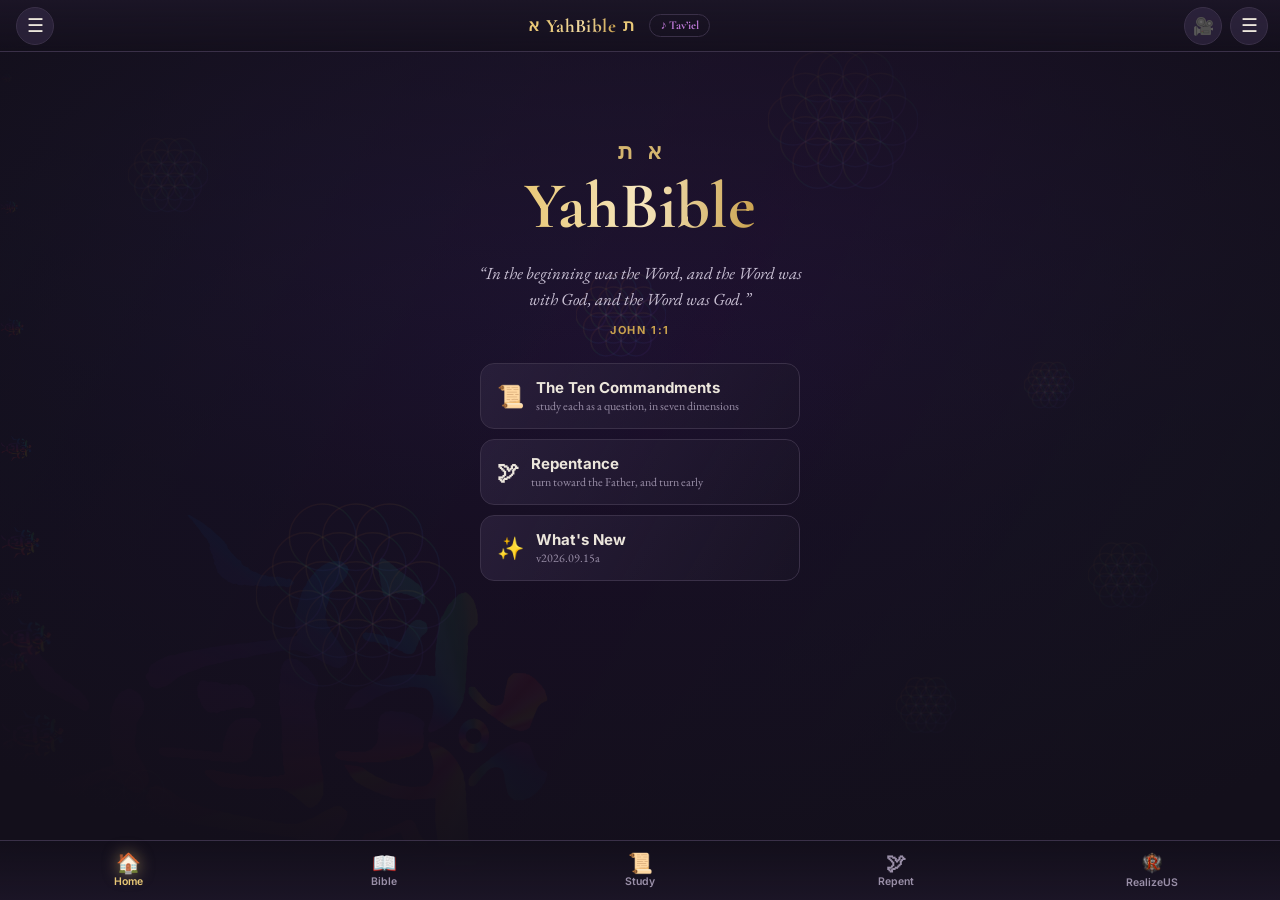
<file: www/index.html>
<!doctype html>
<html lang="en">
<head>
<meta charset="utf-8">
<meta name="viewport" content="width=device-width, initial-scale=1, viewport-fit=cover, maximum-scale=1, user-scalable=no">
<meta name="theme-color" content="#130f1b">
<title>YahBible</title>
<link rel="stylesheet" href="fonts.css">
<link rel="stylesheet" href="app.css">
</head>
<body>
  <!-- Holy-fish backdrop: a school of swimming fish + rotating Flower-of-Life (seeds of life),
       exactly like the desktop app. Populated by buildBg() in app.js. -->
  <div id="fishbg"><div class="hueshift"></div><div id="flowers"></div><div id="fishes"></div>
    <div class="giant"><img src="assets/holy-fish.png" alt=""></div></div>

  <header id="topbar">
    <button class="topbtn menubtn" id="leftmenubtn" title="Sources" aria-label="Open sources menu">☰</button>
    <div class="wordmark"><span class="heb">א</span><span class="yb">YahBible</span><span class="heb">ת</span>
      <button class="tavlink" id="tavbtn" title="Ask Tav'iel">&#9834; Tav&rsquo;iel</button></div>
    <div class="topright">
      <button class="topbtn" id="cambtn" title="Self-cam / studio" aria-label="Self-cam">🎥</button>
      <button class="topbtn menubtn" id="rightmenubtn" title="Menu &amp; verse study" aria-label="Open menu">☰</button>
    </div>
  </header>

  <main id="view"></main>

  <!-- FULL 1:1 desktop app, shown when the desktop is reachable; camera overlays float on top -->
  <iframe id="deskframe" title="YahBible" hidden></iframe>
  <button id="deskexit" title="Back to the phone app" hidden>✕ Exit to app</button>

  <!-- LEFT drawer: sources (all the sacred books) — mirrors the desktop left menu -->
  <div id="scrim" hidden></div>
  <aside id="leftdrawer" class="drawer left" hidden aria-label="Sources"></aside>
  <!-- RIGHT drawer: verse study (word breakdown, versions, original language) — mirrors the desktop right panel -->
  <aside id="rightdrawer" class="drawer right" hidden aria-label="Verse study"></aside>

  <nav id="tabbar">
    <button class="tab" data-tab="home"><span class="ti">🏠</span>Home</button>
    <button class="tab" data-tab="bible"><span class="ti">📖</span>Bible</button>
    <button class="tab" data-tab="commandments"><span class="ti">📜</span>Study</button>
    <button class="tab" data-tab="repent"><span class="ti">🕊</span>Repent</button>
    <button class="tab" data-tab="realizeus"><img class="ti tabimg" src="assets/realizeus.png" alt="">RealizeUS</button>
  </nav>

  <!-- draggable + pinch-resizable self-cam windows (front / back), each independent -->
  <div id="cam" class="camwin"><video id="camvid" autoplay playsinline muted></video></div>
  <div id="cam2" class="camwin"><video id="camvid2" autoplay playsinline muted></video></div>

  <!-- OTA loader — VERSION-GATED: only runs a cached web shell if it is strictly NEWER than the
       version bundled in this APK; otherwise always runs the bundled code. This prevents an old
       web copy from ever masking newer bundled features. -->
  <script>
  (function(){
    var BUNDLED_VER=20261124010;   // bump every APK build; OTA applies only if remote > this
    window.__bundledVer=BUNDLED_VER;   // shown in Settings so the running build is always verifiable
    var REMOTE='https://qkfmjdprvtayfhigsahk.supabase.co/functions/v1/hf/mobile/www/';
    var SHELL=['app.css','data/commandments.js','data/repentance.js','data/news.js','data/kjv.js','data/verlang.js','packs.js','app.js'];
    function ck(f){return 'yb_ota_'+f;}
    function bundled(){ SHELL.forEach(function(f){
        if(f.slice(-4)==='.css'){var l=document.createElement('link');l.rel='stylesheet';l.href=f;document.head.appendChild(l);}
        else{document.write('<script src="'+f+'"><\/script>');}
      }); }
    function inject(f,txt){ if(f.slice(-4)==='.css'){var s=document.createElement('style');s.textContent=txt;document.head.appendChild(s);}
        else{var sc=document.createElement('script');sc.text=txt;document.head.appendChild(sc);} }
    var cver=0; try{ cver=parseInt(localStorage.getItem('yb_ota_ver')||'0',10)||0; }catch(e){}
    var full=true; try{ for(var i=0;i<SHELL.length;i++){ if(localStorage.getItem(ck(SHELL[i]))==null){ full=false; break; } } }catch(e){ full=false; }
    if(full && cver>BUNDLED_VER){ try{ for(var j=0;j<SHELL.length;j++) inject(SHELL[j], localStorage.getItem(ck(SHELL[j]))); }catch(e){ bundled(); } }
    else { // bundled is newest (or no valid newer cache) — clear any stale cache and run bundled
      try{ if(cver<=BUNDLED_VER){ SHELL.forEach(function(f){localStorage.removeItem(ck(f));}); localStorage.removeItem('yb_ota_ver'); } }catch(e){}
      bundled();
    }
    // background: only cache a shell that is a NEWER version than we bundled
    setTimeout(function(){
      try{
        fetch(REMOTE+'version.txt?ts='+Date.now(),{cache:'no-store'}).then(function(r){return r.ok?r.text():null;}).then(function(v){
          var rv=parseInt((v||'0').trim(),10)||0; if(rv<=BUNDLED_VER) return;   // nothing newer online
          var got={}, pending=SHELL.length;
          SHELL.forEach(function(f){ fetch(REMOTE+f+'?ts='+Date.now(),{cache:'no-store'}).then(function(r){return r.ok?r.text():null;}).then(function(t){
            if(t) got[f]=t; if(--pending===0){ var ok=SHELL.every(function(x){return got[x]!=null;});
              if(ok){ try{ SHELL.forEach(function(x){localStorage.setItem(ck(x),got[x]);}); localStorage.setItem('yb_ota_ver',String(rv)); }catch(e){}
                if(window.toast) toast('✨ Update ready — reopen the app to apply'); } }
          }).catch(function(){ if(--pending===0){} }); });
        }).catch(function(){});
      }catch(e){}
    }, 3000);
  })();
  </script>
</body>
</html>
</file>
<file: www/fonts.css>
/* YahBible Mobile — self-hosted fonts (offline) */
@font-face{font-family:'Cormorant Garamond';font-style:italic;font-weight:600;font-display:swap;src:url('fonts/cormorantgaramond-600i.woff2') format('woff2')}
@font-face{font-family:'Cormorant Garamond';font-style:normal;font-weight:500;font-display:swap;src:url('fonts/cormorantgaramond-500.woff2') format('woff2')}
@font-face{font-family:'Cormorant Garamond';font-style:normal;font-weight:600;font-display:swap;src:url('fonts/cormorantgaramond-600.woff2') format('woff2')}
@font-face{font-family:'Cormorant Garamond';font-style:normal;font-weight:700;font-display:swap;src:url('fonts/cormorantgaramond-700.woff2') format('woff2')}
@font-face{font-family:'EB Garamond';font-style:italic;font-weight:400;font-display:swap;src:url('fonts/ebgaramond-400i.woff2') format('woff2')}
@font-face{font-family:'EB Garamond';font-style:normal;font-weight:400;font-display:swap;src:url('fonts/ebgaramond-400.woff2') format('woff2')}
@font-face{font-family:'Inter';font-style:normal;font-weight:400;font-display:swap;src:url('fonts/inter-400.woff2') format('woff2')}
@font-face{font-family:'Inter';font-style:normal;font-weight:600;font-display:swap;src:url('fonts/inter-600.woff2') format('woff2')}
@font-face{font-family:'Inter';font-style:normal;font-weight:700;font-display:swap;src:url('fonts/inter-700.woff2') format('woff2')}
@font-face{font-family:'Inter';font-style:normal;font-weight:800;font-display:swap;src:url('fonts/inter-800.woff2') format('woff2')}
</file>
<file: www/app.css>
/* YahBible Mobile — offline phone UI. Dark holographic theme, matches the desktop edition. */
:root{
  --bg:#130f1b; --bg2:#1b1526; --panel:#221a30; --panela:#2a2038;
  --ink:#ece6dc; --ink2:#c9c0d4; --dim:#9a8fa8; --line:#3a3048;
  --gold:#e9c877; --gold2:#caa24e; --sky:#6cb6ff; --grn:#5fd39a; --vio:#c07ad9;
  --hue:270;
  /* RGB components so themed surfaces can carry alpha */
  --bgrgb:19,15,27; --bg2rgb:27,21,38;
  --cardrgb:34,26,48; --card2rgb:46,36,64; --card3rgb:28,22,40; --actrgb:60,48,80;
  --goldrgb:233,200,119;
  --hebsize:19px;            /* Hebrew / original text size (Settings) */
  --menuop:1;                /* menu opacity: 1 = solid, lower reveals the fish */
  --veil:0;                  /* content veil over the fish behind the main area */
  /* a readable italic serif (system fonts, offline): Georgia on iOS/desktop, Noto Serif on Android */
  --fital:'Iowan Old Style',Georgia,'Noto Serif','EB Garamond',serif;
  --safe-top:env(safe-area-inset-top,0px); --safe-bot:env(safe-area-inset-bottom,0px);
}
/* ===== themes (desktop parity: Parchment / Sepia / Night). Night is the base above. ===== */
body[data-theme="parchment"]{
  --bg:#f2ead6; --bg2:#eadfc4; --panel:#e4d6b6; --panela:#dccaa4;
  --ink:#2f2513; --ink2:#54442c; --dim:#84714f; --line:#cfc0a0;
  --gold:#8a6420; --gold2:#a67c2e; --sky:#245e9e; --grn:#1c7a50; --vio:#6f3b8c;
  --bgrgb:242,234,214; --bg2rgb:234,223,196;
  --cardrgb:255,250,238; --card2rgb:248,240,222; --card3rgb:240,230,206; --actrgb:224,210,180;
  --goldrgb:138,100,32}
body[data-theme="sepia"]{
  --bg:#e9d9ba; --bg2:#e0cda6; --panel:#d8c294; --panela:#cfb783;
  --ink:#37281a; --ink2:#5c4630; --dim:#8a7052; --line:#c2ad86;
  --gold:#7e5a1a; --gold2:#996f24; --sky:#2a5a92; --grn:#20714c; --vio:#6a3d85;
  --bgrgb:233,217,186; --bg2rgb:224,205,166;
  --cardrgb:250,240,216; --card2rgb:242,230,202; --card3rgb:234,220,188; --actrgb:216,197,160;
  --goldrgb:126,90,26}
/* light themes: soften the dark holy-fish sky and re-ground the lineage node tints */
body[data-theme="parchment"] #fishbg,body[data-theme="sepia"] #fishbg{
  background:radial-gradient(120% 100% at 50% -10%,hsl(var(--hue) 30% 90%),hsl(var(--hue) 26% 78%) 70%)}
body[data-theme="parchment"] .gnode.fullness,body[data-theme="sepia"] .gnode.fullness{background:hsl(45 55% 92%);border-color:hsl(45 45% 68%)}
body[data-theme="parchment"] .gnode.deficiency,body[data-theme="sepia"] .gnode.deficiency{background:hsl(2 45% 93%);border-color:hsl(2 40% 72%)}
body[data-theme="parchment"] .gnode.angelic,body[data-theme="sepia"] .gnode.angelic{background:hsl(210 50% 92%);border-color:hsl(210 40% 70%)}
body[data-theme="parchment"] .gnode.angelic .gnname,body[data-theme="sepia"] .gnode.angelic .gnname{color:hsl(214 45% 30%)}
*{box-sizing:border-box;-webkit-tap-highlight-color:transparent}
/* ===== readable italics: swap the delicate Garamond italic for a legible serif ===== */
.cscr,.cmdfull,.repepigraph,.prayerbox,.scnote,.scintro,.cssub,.onioncap,.dimhint,
.home .quote,.dimq,.ladintro,.rc,.cssub,.repline,.beliefbox,.rv{font-family:var(--fital)}
.cscr,.cmdfull,.repepigraph,.prayerbox,.scnote,.scintro,.cssub,.home .quote,.dimq,.onioncap{font-style:italic}
/* ===== holographic gold: any prominent gold shimmers ===== */
@keyframes holoShimmer{0%,100%{background-position:0% 50%}50%{background-position:100% 50%}}
.holo,.holo-gold,.cmdttl,.rdttl,.csttl,.cmdsec h3,.wordmark .yb,.home .big .yb,
.cscrref,.cxrl,.cxlbl,.cmdeye,.listhdr,.testlbl,.onilbl{
  background:linear-gradient(100deg,#f6e6bd,#e9c877,#fff6d8,#caa24e,#e9c877,#f6e6bd);
  background-size:220% 100%;-webkit-background-clip:text;background-clip:text;
  -webkit-text-fill-color:transparent;color:transparent;animation:holoShimmer 6s ease-in-out infinite}
.repepigraph,.cmdfull,.prayerbox{ /* gold quotes: readable italic in a warm holographic gold */
  background:linear-gradient(100deg,#f3e2b4,#e9c877,#fff2cf,#d8b25e,#e9c877);
  background-size:200% 100%;-webkit-background-clip:text;background-clip:text;
  -webkit-text-fill-color:transparent;color:transparent;animation:holoShimmer 7s ease-in-out infinite}
@media (prefers-reduced-motion:reduce){.holo,.holo-gold,.cmdttl,.rdttl,.csttl,.cmdsec h3,.repepigraph,.cmdfull,.prayerbox,.cscrref{animation:none}}
html,body{margin:0;height:100%;background:var(--bg);color:var(--ink);
  font-family:Inter,-apple-system,"Segoe UI",Roboto,sans-serif;overscroll-behavior:none}
body{display:flex;flex-direction:column;overflow:hidden}
/* base reset: a button with no style of its own must NEVER fall back to the native
   white chrome — it inherits the app's ink on a transparent ground */
button{font-family:inherit;color:inherit;background:transparent;border:none;cursor:pointer}
h1,h2,h3{margin:0}

/* holy-fish backdrop: a school of swimming fish + rotating Flower-of-Life (seeds of life),
   1:1 with the desktop app's #hfbg. --bgvis (0..~2.3) scales overall visibility. */
#fishbg{position:fixed;inset:0;z-index:0;pointer-events:none;overflow:hidden;--bgvis:1;
  background:radial-gradient(120% 100% at 50% -10%,hsl(var(--hue) 45% 14%),hsl(var(--hue) 40% 7%) 70%)}
#fishbg .hueshift{position:absolute;inset:0;opacity:calc(.22 * var(--bgvis));mix-blend-mode:screen;
  background:linear-gradient(120deg,hsl(205 80% 40% / .5),hsl(260 70% 45% / .5),hsl(170 70% 40% / .5));
  animation:hueshift 26s linear infinite}
#fishbg .flower{position:absolute;opacity:calc(.85 * var(--bgvis))}
#fishbg .fish{position:absolute;opacity:calc(.34 * var(--bgvis))}
#fishbg .fish img,#fishbg .giant img{width:100%;height:auto;display:block}
#fishbg .giant{position:absolute;top:50%;left:0;opacity:calc(.17 * var(--bgvis));width:min(560px,72vw);
  animation:swimR 64s linear infinite}
@keyframes hueshift{0%{filter:hue-rotate(0)}100%{filter:hue-rotate(360deg)}}
@keyframes rotslow{to{transform:rotate(360deg)}}
@keyframes drift{0%{transform:translate(0,0)}100%{transform:translate(var(--dx),var(--dy))}}
@keyframes swimR{0%{transform:translate(-16vw,-50%) scaleX(1)}100%{transform:translate(116vw,-50%) scaleX(1)}}
@keyframes swimL{0%{transform:translate(116vw,-50%) scaleX(-1)}100%{transform:translate(-16vw,-50%) scaleX(-1)}}
#fishbg::after{content:"";position:absolute;inset:0;background:radial-gradient(80% 60% at 50% 42%,transparent,var(--bg) 96%)}
/* studio mode: an uploaded/downloaded stream background replaces the fish school —
   the header, logo, verse and buttons stay on top untouched */
#fishbg.studio{background-size:cover;background-position:center}
#fishbg.studio .hueshift,#fishbg.studio .flower,#fishbg.studio .fish,#fishbg.studio .giant{display:none}
#fishbg.studio::after{background:radial-gradient(85% 70% at 50% 45%,transparent,rgba(0,0,0,.30) 100%)}
.bgthumb{width:64px;height:96px;border-radius:10px;border:2px solid var(--line);background-size:cover;background-position:center;cursor:pointer;flex:none}
.bgthumb.on{border-color:var(--gold);box-shadow:0 0 0 1px var(--gold)}
.bgthumb.fish{display:flex;align-items:center;justify-content:center;font-size:22px;background:linear-gradient(160deg,#241a34,#161022)}
.bgthumb.up{display:flex;align-items:center;justify-content:center;font-size:20px;color:var(--gold);background:rgba(var(--cardrgb),.5);border-style:dashed}

/* top bar */
#topbar{position:relative;z-index:5;flex:none;height:calc(52px + var(--safe-top));padding-top:var(--safe-top);
  display:flex;align-items:center;justify-content:space-between;padding-left:16px;padding-right:12px;
  background:linear-gradient(180deg,var(--bg2),rgba(var(--bgrgb),.72));backdrop-filter:blur(8px);border-bottom:1px solid var(--line)}
.wordmark{font:700 19px "Cormorant Garamond",Georgia,serif;letter-spacing:.02em;display:flex;align-items:center;gap:7px}
.wordmark .heb{color:var(--gold);font-size:17px}
.wordmark .yb{background:linear-gradient(92deg,#e9c877,#f0d9a0,#caa24e);-webkit-background-clip:text;background-clip:text;-webkit-text-fill-color:transparent;font-weight:700}
.topbtn{width:38px;height:38px;border-radius:50%;border:1px solid var(--line);background:rgba(var(--actrgb),.5);
  display:flex;align-items:center;justify-content:center;font-size:17px;cursor:pointer}
.topbtn:active{transform:scale(.94)}
.topbtn.on{border-color:var(--vio);color:#e8c4f5}
.topright{display:flex;align-items:center;gap:8px}
.menubtn{font-size:19px}
#topbar .wordmark{flex:1;justify-content:center}
.tavlink{margin-left:8px;background:transparent;border:1px solid var(--line);border-radius:16px;padding:3px 10px;
  font:700 12px "Cormorant Garamond",Georgia,serif;color:var(--vio);cursor:pointer}
.tavlink:active{transform:scale(.95)}
/* slide-out drawers (left = sources, right = verse study) */
#scrim{position:fixed;inset:0;z-index:40;background:rgba(8,5,15,.6);backdrop-filter:blur(2px);animation:fade .2s ease}
.drawer{position:fixed;top:0;bottom:0;z-index:45;width:min(85vw,340px);
  background:linear-gradient(160deg,rgba(var(--bg2rgb),var(--menuop)),rgba(var(--bgrgb),var(--menuop)));
  overflow-y:auto;-webkit-overflow-scrolling:touch;padding:calc(14px + var(--safe-top)) 16px calc(20px + var(--safe-bot));
  box-shadow:0 0 40px rgba(0,0,0,.6)}
/* menu transparency: with it active, an open menu reveals the FISH BACKGROUND — never the page
   content — so the main view and tab bar step out of sight while a drawer is open */
body.seethru #view,body.seethru #tabbar,body.seethru #topbar{visibility:hidden}
body.seethru #scrim{background:rgba(8,5,15,.10);backdrop-filter:none}
body.seethru .drawer{box-shadow:none}
.drawer.left{left:0;border-right:1px solid var(--line);transform:translateX(-100%);animation:slideL .26s ease forwards}
.drawer.right{right:0;border-left:1px solid var(--line);transform:translateX(100%);animation:slideR .26s ease forwards}
@keyframes slideL{to{transform:translateX(0)}} @keyframes slideR{to{transform:translateX(0)}}
.drawhdr{display:flex;align-items:center;justify-content:space-between;margin-bottom:12px;padding-bottom:10px;border-bottom:1px solid var(--line)}
.drawhdr .dt{font:800 11px Inter;letter-spacing:.16em;text-transform:uppercase;color:var(--gold2)}
.drawx{width:32px;height:32px;border-radius:50%;border:1px solid var(--line);background:rgba(var(--actrgb),.5);color:var(--dim);font-size:15px;cursor:pointer}
.srcgroup{margin-bottom:14px}
.srclbl{font:800 10px Inter;letter-spacing:.14em;text-transform:uppercase;color:var(--gold2);margin:10px 0 6px;opacity:.9}
.srcitem{display:flex;align-items:center;gap:9px;width:100%;text-align:left;padding:10px 11px;margin-bottom:5px;border-radius:10px;cursor:pointer;
  border:1px solid var(--line);background:rgba(var(--cardrgb),.4);color:var(--ink);font:600 14px Inter}
.srcitem:active{transform:scale(.99);border-color:var(--gold2)}
.srcitem .si{font-size:16px;flex:none}
.srcitem.locked{opacity:.6}
.srcitem.locked .si{filter:grayscale(1)}
.srcitem.dl{opacity:.85}
.srcsz{margin-left:auto;font:700 10px Inter;color:var(--sky)}
.srcnote{font:12.5px/1.5 var(--fital);font-style:italic;color:var(--dim);padding:8px 4px}
.connectcard{margin:8px 0 14px;padding:12px 13px;border-radius:12px;border:1px solid rgba(108,182,255,.4);background:rgba(89,150,255,.07)}
.connectcard .cct{font:700 13px Inter;color:var(--sky)}
.connectcard p{font:12.5px/1.5 var(--fital);color:var(--dim);margin:5px 0 9px}
.connectbtn{width:100%;padding:9px;border-radius:9px;border:1px solid var(--sky);background:transparent;color:var(--sky);font:700 13px Inter;cursor:pointer}
/* right drawer — verse study */
.vsref{font:700 20px "Cormorant Garamond",Georgia,serif;margin:2px 0 6px}
.vstext{font:17px/1.6 var(--fital);color:var(--ink);margin:0 0 12px;padding-left:11px;border-left:2px solid var(--gold2)}
.vstabs{display:flex;flex-wrap:wrap;gap:6px;margin:0 0 14px}
.vstab{padding:6px 11px;border-radius:16px;border:1px solid var(--line);background:rgba(var(--actrgb),.5);color:var(--ink2);font:600 12px Inter;cursor:pointer}
.vstab.locked{opacity:.7}
.wchips{display:flex;flex-wrap:wrap;gap:6px;margin:5px 0 14px}
.wchip{padding:5px 10px;border-radius:8px;border:1px solid var(--line);background:rgba(var(--cardrgb),.5);color:var(--ink);font:500 13px var(--fital);cursor:pointer}
.wchip:active{border-color:var(--gold2);transform:scale(.97)}
.rv{cursor:pointer} .rv:active{background:rgba(var(--goldrgb),.08)}
/* version compare + word study inside the drawer */
#vspanel{margin:10px 0}
.vlist{display:flex;flex-direction:column;gap:7px;max-height:46vh;overflow:auto}
.vrow{display:flex;gap:8px;padding:6px 0;border-bottom:1px solid var(--line)}
.vcode{flex:none;width:92px;font:700 10px Inter;color:var(--gold2);text-transform:uppercase;letter-spacing:.03em;padding-top:2px}
.vtxt{font:14.5px/1.5 var(--fital);color:var(--ink)}
.origline{font-family:"Noto Serif Hebrew","Times New Roman",serif;font-size:22px;direction:rtl;line-height:2;color:var(--ink)}
.origtok{cursor:pointer;padding:1px 4px;border-radius:5px} .origtok:active{background:rgba(var(--goldrgb),.15)}
.interlist{display:flex;flex-wrap:wrap;gap:8px}
.intok{border:1px solid var(--line);border-radius:8px;padding:6px 8px;text-align:center;min-width:64px;background:rgba(var(--cardrgb),.4)}
.intok .io{display:block;font:20px "Noto Serif Hebrew",serif}
.intok .ie{display:block;font:600 12px Inter;color:var(--ink)}
.intok .is{display:block;font:700 9px Inter;color:var(--sky)}
.wsstudy{text-align:center;padding:10px}
.wsglyph{font:34px "Noto Serif Hebrew",serif;margin-bottom:4px}
.wssid{font:700 12px Inter;color:var(--sky);margin-bottom:8px}
.wsdef{font:14.5px/1.55 var(--fital);color:var(--ink);text-align:left}
/* Updates & Downloads screen */
.updbanner{background:rgba(var(--goldrgb),.1);border:1px solid var(--gold2);border-radius:11px;padding:10px 13px;margin:6px 0 12px;font:14px/1.4 Inter;color:var(--gold)}
.miniupd{background:transparent;border:1px solid var(--gold2);border-radius:14px;padding:2px 10px;color:var(--gold);font:700 11px Inter;cursor:pointer}
.setnote{font:13.5px/1.55 var(--fital);color:var(--dim);margin:6px 0 12px}
.packrow{display:flex;gap:10px;align-items:center;border:1px solid var(--line);border-radius:12px;padding:12px 13px;margin-bottom:10px;background:rgba(var(--cardrgb),.4)}
.packmeta{flex:1;min-width:0}
.packname{font:700 15px Inter;color:var(--ink)}
.packdesc{font:12.5px/1.45 var(--fital);color:var(--dim);margin:2px 0 5px}
.packstate{font:700 11px Inter;color:var(--gold2)}
.packbar{height:5px;border-radius:3px;background:rgba(var(--actrgb),.6);margin-top:6px;overflow:hidden}
.packbar>span{display:block;height:100%;width:0;background:linear-gradient(90deg,#e9c877,#5fd39a);transition:width .2s}
.packbtn{flex:none;padding:9px 12px;border-radius:10px;border:1px solid var(--sky);background:transparent;color:var(--sky);font:700 12px Inter;cursor:pointer}
.packbtn.done{border-color:var(--grn);color:var(--grn)}
.packbtn:disabled{opacity:.6}
.setrow{display:flex;gap:8px;align-items:center}
.setinput{width:100%;flex:1;background:rgba(var(--bgrgb),.6);border:1px solid var(--line);border-radius:9px;padding:11px 12px;color:var(--ink);font:15px Inter}
.cmdlogin .setrow{gap:10px}
.acctrow{display:flex;align-items:center;gap:12px}
.acctav{width:44px;height:44px;border-radius:50%;background:linear-gradient(140deg,#c07ad9,#8a7be8);color:#fff;font:800 20px "Cormorant Garamond",serif;display:flex;align-items:center;justify-content:center;flex:none}
.acctname{font:700 16px Inter;color:var(--ink)} .acctsub{font:12.5px var(--fital);color:var(--dim)}
.topbtn.hasupd::after{content:"";position:absolute;top:6px;right:6px;width:8px;height:8px;border-radius:50%;background:var(--gold);border:1px solid var(--bg)}
.topbtn{position:relative}

/* main scroll view */
#view{position:relative;z-index:2;flex:1;overflow-y:auto;-webkit-overflow-scrolling:touch;
  padding:0 15px calc(78px + var(--safe-bot));
  background:rgba(var(--bgrgb),var(--veil))}   /* content veil: 0 = fish shows through (default) */
#view>.screen{padding-top:16px}
#view>.screen.reader{padding-top:0}   /* reader is flush: its sticky bar hugs the header */
.screen{animation:fade .28s ease}
@keyframes fade{from{opacity:0;transform:translateY(6px)}to{opacity:1;transform:none}}

/* bottom tab bar */
#tabbar{position:relative;z-index:5;flex:none;display:flex;height:calc(60px + var(--safe-bot));padding-bottom:var(--safe-bot);
  background:linear-gradient(0deg,var(--bg2),rgba(var(--bgrgb),.8));backdrop-filter:blur(8px);border-top:1px solid var(--line)}
.tab{flex:1;display:flex;flex-direction:column;align-items:center;justify-content:center;gap:2px;
  background:transparent;border:none;cursor:pointer;color:var(--dim);font:600 10.5px Inter;position:relative}
.tab .ti{font-size:20px;line-height:1}
.tab.on{color:var(--gold)}
.tab.on .ti{filter:drop-shadow(0 0 8px rgba(var(--goldrgb),.5))}
.tab .dot{position:absolute;top:9px;right:calc(50% - 16px);width:7px;height:7px;border-radius:50%;background:var(--gold)}

/* ---- HOME ---- */
.home{min-height:70vh;display:flex;flex-direction:column;align-items:center;justify-content:center;text-align:center;padding:30px 8px}
.home .big{font:700 clamp(40px,15vw,66px) "Cormorant Garamond",Georgia,serif;line-height:1;margin:8px 0}
.home .big .yb{background:linear-gradient(92deg,#e9c877,#f6e6bd,#caa24e);-webkit-background-clip:text;background-clip:text;-webkit-text-fill-color:transparent}
.home .heb{color:var(--gold);opacity:.9}
.home .quote{font:italic 17px/1.5 "EB Garamond",Georgia,serif;color:var(--ink2);max-width:340px;margin:14px auto 4px;min-height:52px}
.home .qref{font:700 11px Inter;letter-spacing:.14em;text-transform:uppercase;color:var(--gold2);margin-top:6px}
.home .cta{margin-top:26px;display:flex;flex-direction:column;gap:10px;width:min(320px,86vw)}
.homebtn{display:flex;align-items:center;gap:12px;text-align:left;padding:14px 16px;border-radius:14px;cursor:pointer;
  border:1px solid var(--line);background:linear-gradient(120deg,rgba(var(--card2rgb),.7),rgba(var(--card3rgb),.5));color:var(--ink);font:700 15px Inter}
.homebtn .hi{font-size:22px}
.homebtn .hs{display:block;font:400 12px "EB Garamond",serif;color:var(--dim);margin-top:1px}
.homebtn:active{transform:scale(.98)}

/* ---- list (commandments) ---- */
.listhdr{font:800 11px Inter;letter-spacing:.16em;text-transform:uppercase;color:var(--gold2);margin:4px 0 12px;text-align:center}
.cmdrow{display:flex;align-items:center;gap:13px;width:100%;text-align:left;padding:14px 15px;margin-bottom:9px;border-radius:13px;cursor:pointer;
  border:1px solid var(--line);background:linear-gradient(120deg,rgba(var(--card2rgb),.55),rgba(var(--card3rgb),.4));color:var(--ink)}
.cmdrow:active{transform:scale(.99)}
.cmdrow .num{font:700 20px "Cormorant Garamond",serif;background:linear-gradient(92deg,#e9c877,#caa24e);-webkit-background-clip:text;background-clip:text;-webkit-text-fill-color:transparent;min-width:26px;text-align:center}
.cmdrow .ct{font:600 15px Inter}
.navcards{display:flex;gap:10px;margin-bottom:14px}
.navcard{flex:1;padding:13px;border-radius:13px;cursor:pointer;border:1px solid var(--line);text-align:center;font:700 13px Inter;
  background:linear-gradient(130deg,rgba(48,30,60,.6),rgba(30,20,40,.4))}
.navcard.rep{border-color:rgba(192,122,217,.5);color:#e2bff0}
.navcard.news{border-color:rgba(var(--goldrgb),.45);color:var(--gold)}
.navcard .ni{font-size:19px;display:block;margin-bottom:3px}

/* ---- study page (reused from desktop, mobile-tuned) ---- */
.study{padding-bottom:10px}
.backbtn{display:inline-flex;align-items:center;gap:6px;margin-bottom:8px;padding:7px 12px;border-radius:20px;cursor:pointer;
  border:1px solid var(--line);background:rgba(var(--actrgb),.45);color:var(--ink2);font:600 12px Inter}
/* the '◀ back' pill at the foot of long pages (Logos, commandments, settings, profile) */
.cmdback{display:block;margin:22px auto 8px;padding:9px 22px;border-radius:22px;cursor:pointer;
  border:1px solid var(--line);background:rgba(var(--actrgb),.45);color:var(--ink2);font:600 13px Inter}
.cmdback:active{border-color:var(--gold2);color:var(--gold)}
.cmdno{font:800 10px Inter;letter-spacing:.18em;text-transform:uppercase;color:var(--gold2);text-align:center;margin-top:4px}
.cmdttl{font:700 clamp(26px,7vw,34px) "Cormorant Garamond",Georgia,serif;text-align:center;line-height:1.08;margin:3px 0;
  background:linear-gradient(92deg,#e9c877,#f6e6bd,#caa24e);-webkit-background-clip:text;background-clip:text;-webkit-text-fill-color:transparent;text-wrap:balance}
.cmdfull{font:italic 17px/1.45 "EB Garamond",Georgia,serif;text-align:center;color:var(--gold);margin:10px 14px 4px}
.cmdfull .cmdref{display:block;font:700 10px Inter;letter-spacing:.16em;text-transform:uppercase;font-style:normal;color:var(--dim);margin-top:7px}
.cmdsec{border-top:1px solid var(--line);padding-top:16px;margin-top:16px}
.cmdeye{font:800 9.5px Inter;letter-spacing:.16em;text-transform:uppercase;color:var(--gold2);opacity:.85;margin-bottom:3px}
.cmdsec h3{font:600 clamp(19px,5.4vw,23px) "Cormorant Garamond",Georgia,serif;color:var(--gold);margin:0 0 10px;line-height:1.15;text-wrap:balance}
.cmdsec p{font:16px/1.6 "EB Garamond",Georgia,serif;color:var(--ink);margin:10px 0}
.cscr{font:italic 15px/1.5 "EB Garamond",serif;color:var(--gold);margin:10px 0;padding-left:12px;border-left:2px solid var(--gold2)}
.cscrref{display:block;font:700 9.5px Inter;letter-spacing:.1em;text-transform:uppercase;font-style:normal;color:var(--dim);margin-top:4px}
.cxrefs{margin:12px 0 2px;font:14px/1.7 "EB Garamond",serif;color:var(--dim)}
.cxrefs .cxrl{display:block;font:800 9.5px Inter;letter-spacing:.14em;text-transform:uppercase;color:var(--gold2);margin-bottom:3px}
.scref{color:var(--sky);border-bottom:1px dotted rgba(108,182,255,.5);cursor:pointer}
.cmddefine .cmdeye{color:#e0563b}
.cmdkeep{border-left:3px solid var(--grn);padding-left:13px}
.cmdkeep .cmdeye{color:var(--grn)}
.cmdinsight h3{color:var(--sky)} .cmdinsight .cmdeye{color:var(--sky);opacity:.75}

/* dimension accordions */
.dimq{font:italic 600 16px/1.4 "Cormorant Garamond",serif;color:var(--gold2);margin:8px 0 4px}
.dimacc{border:1px solid var(--line);border-radius:11px;margin:0 0 8px;overflow:hidden;background:rgba(var(--cardrgb),.35)}
.dimhdr{display:flex;align-items:center;gap:9px;width:100%;text-align:left;background:transparent;border:none;color:var(--ink);cursor:pointer;padding:12px 13px;font:600 14px Inter}
.dimdot{flex:none;width:12px;height:12px;border-radius:50%}
.dimname{font-weight:700;white-space:nowrap} .dimsub{flex:1;color:var(--dim);font-weight:400;font-size:12px}
.dimcount{flex:none;min-width:19px;height:19px;padding:0 5px;border-radius:10px;background:rgba(var(--actrgb),.6);color:var(--dim);font:700 10px/19px Inter;text-align:center}
.dimcar{transition:transform .2s;color:var(--gold2)} .dimacc.open .dimcar{transform:rotate(90deg)}
.dimbody{display:none;padding:2px 14px 14px;border-top:1px solid var(--line)} .dimacc.open .dimbody{display:block}
.dimbody p{font:15px/1.6 "EB Garamond",serif;margin:10px 0}
.cxlbl{font:800 9.5px Inter;letter-spacing:.14em;text-transform:uppercase;color:var(--vio);margin:12px 0 5px}
.cxlist{margin:0;padding:0;list-style:none}
.cxlist li{font:14px/1.5 "EB Garamond",serif;color:var(--ink);padding:5px 0 5px 13px;border-left:2px solid rgba(224,86,59,.5);margin-bottom:5px}
.keepbox{margin-top:10px;padding:10px 12px;background:rgba(95,211,154,.09);border-left:3px solid var(--grn);border-radius:0 8px 8px 0;font:14.5px/1.55 "EB Garamond",serif}

/* onion */
.onionwrap{margin:8px 0 14px;padding:14px;border:1px solid var(--line);border-radius:14px;background:rgba(28,20,40,.4)}
.onion{position:relative;width:min(280px,74vw);margin:0 auto 12px}
.onionsvg{width:100%;height:auto;display:block}
.onionring{stroke-width:2;fill-opacity:.12}
.onion.picked .onionring{fill-opacity:.05}
.onionring.sel{fill-opacity:.42;stroke-width:3.5}
.onionfig{fill:rgba(244,238,214,.55)}
.onioncore{position:absolute;left:50%;top:50%;transform:translate(-50%,-50%);text-align:center;font:700 10px Inter;color:var(--dim);pointer-events:none;line-height:1.2}
.onioncore.spirit{color:#e0b3ff;text-shadow:0 0 10px rgba(192,122,217,.7)}
.onionleg{display:flex;flex-direction:column;gap:3px}
.onionlegitem{display:flex;align-items:center;gap:9px;flex-wrap:wrap;width:100%;text-align:left;cursor:pointer;background:transparent;border:1px solid transparent;border-radius:9px;padding:7px 9px;color:var(--ink);font:600 13.5px Inter}
.onionlegitem.sel{border-color:var(--gold2);background:rgba(48,38,64,.6)}
.oldot{flex:none;width:12px;height:12px;border-radius:50%}
.olsub{flex-basis:100%;margin-left:21px;font:400 11.5px "EB Garamond",serif;color:var(--dim)}
.onioncap{margin-top:10px;font:italic 12.5px/1.5 "EB Garamond",serif;color:var(--dim)}
.dimhint{font:italic 11.5px Inter;color:var(--dim);margin:2px 0 10px;text-align:center}

/* repentance */
.repdim{margin-top:12px;border:1px solid rgba(192,122,217,.4);border-radius:9px;overflow:hidden;background:rgba(192,122,217,.06)}
.repdimhdr{display:flex;align-items:center;gap:6px;width:100%;text-align:left;cursor:pointer;background:transparent;border:none;color:#d3a9e8;font:700 12.5px Inter;padding:10px 12px}
.repdimhdr .dimcar{margin-left:auto} .repdim.open .repdimhdr .dimcar{transform:rotate(90deg)}
.repdimbody{display:none;padding:2px 13px 13px} .repdim.open .repdimbody{display:block}
.repline{font:14.5px/1.55 "EB Garamond",serif;margin:7px 0} .repline b{color:#d3a9e8;font:700 11px Inter}
.cmdrepent{border-left:3px solid var(--vio);padding-left:13px} .cmdrepent .cmdeye{color:var(--vio)}
.ladder{margin:12px 0;padding:12px 14px;border:1px solid var(--line);border-radius:11px;background:rgba(28,20,40,.4)}
.ladderdown{list-style:none;margin:0;padding:0}
.ladderdown li{display:flex;align-items:center;gap:10px;font:15px/1.5 "EB Garamond",serif;padding:5px 0 5px 12px;border-left:2px solid rgba(192,122,217,.4);margin-left:6px}
.rln{flex:none;width:21px;height:21px;border-radius:50%;background:rgba(140,72,168,.5);color:#eee;font:700 11px/21px Inter;text-align:center}
.ladderup{margin-top:12px;display:flex;flex-wrap:wrap;align-items:center;gap:6px}
.rup{font:700 12px Inter;color:var(--grn);background:rgba(95,211,154,.12);border:1px solid rgba(95,211,154,.4);border-radius:20px;padding:3px 11px}
.rarr{color:var(--dim);font-size:12px}
.repstage{border:1px solid var(--line);border-radius:11px;padding:12px 13px;background:rgba(var(--cardrgb),.4);margin-bottom:10px}
.repsttl{display:flex;align-items:center;gap:8px;font:700 14px Inter;margin-bottom:4px}
.repstsub{color:var(--dim);font-weight:400;font-size:12px}
.repels{display:flex;flex-wrap:wrap;gap:6px;margin-top:6px}
.repel{font:600 12px Inter;color:var(--gold2);background:rgba(var(--goldrgb),.1);border:1px solid var(--line);border-radius:20px;padding:3px 10px;text-transform:capitalize}
.repcontrast{display:flex;flex-direction:column;gap:10px;margin:12px 0}
.rc{padding:12px 14px;border-radius:11px;font:15px/1.5 "EB Garamond",serif}
.rcr{background:rgba(200,80,70,.1);border:1px solid rgba(200,80,70,.4);color:#e6b0a6}
.rcp{background:rgba(95,211,154,.1);border:1px solid rgba(95,211,154,.45);color:#a6e6c0}
.repsubtitle{text-align:center;font:800 10.5px Inter;letter-spacing:.18em;text-transform:uppercase;color:var(--gold2);margin:6px auto 4px;opacity:.85}
.repepigraph{text-align:center;max-width:560px;margin:10px auto 6px;border-left:none;padding:0;font:italic 18px/1.45 "Cormorant Garamond","EB Garamond",serif;color:var(--gold)}
.repepigraph .cscrref{display:block;text-align:center;margin-top:5px;font-style:normal}
/* man-shaped nested layers */
.onlayer{cursor:pointer;transition:opacity .2s}
.onion.picked .onlayer{opacity:.5} .onlayer.sel{opacity:1;filter:drop-shadow(0 0 4px rgba(255,255,255,.55))}
.onion{width:min(230px,60vw)}
.onilbl{font:800 9.5px Inter;letter-spacing:.14em;text-transform:uppercase;color:var(--gold2);margin:2px 0 6px}
.onionlegitem.sel .olname{color:var(--gold)}
/* countdown ladder 7->1 */
.ladintro{font:15px/1.6 "EB Garamond",serif;margin:8px 0 12px}
.ladder2{display:flex;flex-direction:column;margin:6px 0 12px}
.ladrow{display:flex;gap:11px;align-items:flex-start;padding:9px 6px;border-radius:9px;position:relative}
.ladrow.sel{background:rgba(var(--actrgb),.5)}
.ladrow:not(:last-child)::after{content:"";position:absolute;left:21px;top:38px;bottom:-1px;width:2px;background:linear-gradient(var(--line),transparent)}
.ladn{flex:none;width:29px;height:29px;border-radius:50%;color:#14101c;font:800 14px Inter;display:flex;align-items:center;justify-content:center;z-index:1}
.ladlabel{font:600 15px Inter}
.laddim{font:700 10.5px Inter;text-transform:uppercase;letter-spacing:.05em;margin-left:3px}
.ladnote{font:13px/1.5 "EB Garamond",serif;color:var(--dim);margin-top:2px}
/* three-step counsel */
.cmdcounsel{border-left:3px solid var(--gold2);padding-left:13px} .cmdcounsel .cmdeye{color:var(--gold2)}
.counselstep{display:flex;gap:12px;margin:14px 0;padding-top:14px;border-top:1px solid var(--line)}
.csnum{flex:none;width:32px;height:32px;border-radius:50%;background:linear-gradient(140deg,#e9c877,#caa24e);color:#241833;font:800 16px "Cormorant Garamond",serif;display:flex;align-items:center;justify-content:center}
.csttl{font:600 20px "Cormorant Garamond",serif;color:var(--gold);line-height:1.1}
.cssub{font:italic 12.5px "EB Garamond",serif;color:var(--dim);margin-bottom:6px}
.csbody{flex:1;min-width:0}
/* creed + prayer + reference-line */
.beliefbox{margin:10px 0;padding:12px 14px;border-radius:10px;border:1px solid rgba(89,184,255,.4);background:rgba(89,150,255,.08);font:15.5px/1.55 "EB Garamond",serif}
.beliefbox .bblbl{display:block;font:800 9px Inter;letter-spacing:.16em;text-transform:uppercase;color:var(--sky);margin-bottom:4px}
.prayerbox{margin:10px 0;padding:12px 15px;border-radius:0 10px 10px 0;border-left:3px solid var(--gold);background:rgba(var(--goldrgb),.08);font:italic 15.5px/1.6 "EB Garamond",serif;color:var(--gold)}
.prayerbox .cscrref{font-style:normal}
.refline{display:flex;gap:8px;flex-wrap:wrap;align-items:baseline;font:14px/1.5 "EB Garamond",serif;padding:3px 0 3px 11px;border-left:2px solid rgba(95,211,154,.4);margin:5px 0}

/* prayer buttons */
.prayacts{display:flex;flex-direction:column;gap:9px;margin-top:14px}
.seekcounsel,.lordsprayer{cursor:pointer;border-radius:12px;padding:12px 14px;font:700 13.5px Inter;border:1px solid var(--line);background:rgba(var(--actrgb),.5);color:var(--ink);text-align:center}
.seekcounsel{border-color:rgba(192,122,217,.5);color:#d3a9e8}
.lordsprayer{border-color:rgba(var(--goldrgb),.5);color:var(--gold)}
.lordsprayer.pulse{animation:lppulse 2.6s ease-in-out infinite}
@keyframes lppulse{0%,100%{box-shadow:0 0 0 0 rgba(var(--goldrgb),0)}50%{box-shadow:0 0 0 4px rgba(var(--goldrgb),.22)}}

/* seek-counsel sheet */
.scoverlay{position:fixed;inset:0;z-index:60;background:rgba(10,6,18,.72);display:flex;align-items:flex-end;justify-content:center;backdrop-filter:blur(3px)}
.scpanel{width:100%;max-height:88vh;overflow:auto;background:var(--panel);border-radius:20px 20px 0 0;border-top:1px solid var(--gold2);padding:20px 20px calc(24px + var(--safe-bot));animation:sheetup .3s ease}
@keyframes sheetup{from{transform:translateY(30px)}to{transform:none}}
.scclose{position:absolute;right:16px;top:14px;background:transparent;border:none;color:var(--dim);font-size:20px;cursor:pointer}
.scflow{list-style:none;margin:12px 0;padding:0}
.scflow li{display:flex;align-items:center;gap:10px;font:15px/1.5 "EB Garamond",serif;padding:6px 0}
.scn{flex:none;width:21px;height:21px;border-radius:50%;background:rgba(140,72,168,.5);color:#eee;font:700 11px/21px Inter;text-align:center}
.scnote{font:italic 13.5px/1.55 "EB Garamond",serif;color:var(--dim);margin:6px 0 14px;padding-left:12px;border-left:2px solid var(--gold2)}
.scintro{font:italic 15px "EB Garamond",serif;color:var(--dim)}

/* news */
.newsentry{border:1px solid var(--line);border-radius:14px;padding:14px 15px;margin-bottom:13px;background:rgba(var(--cardrgb),.4)}
.newshdr{display:flex;gap:11px;align-items:flex-start}
.newsic{font-size:23px;flex:none}
.newstitle{font:700 16px Inter}
.newsmeta{font:12px Inter;color:var(--dim);margin-top:2px}
.newscat{border:1px solid;border-radius:14px;padding:1px 8px;font:700 9.5px Inter;text-transform:uppercase;letter-spacing:.06em;margin-right:6px}
.newsentry p{font:15px/1.55 "EB Garamond",serif;margin:8px 0}
.newsgo{cursor:pointer;border:1px solid var(--sky);color:var(--sky);background:transparent;border-radius:9px;padding:7px 13px;font:700 12px Inter}

/* toast */
#toast{position:fixed;left:50%;bottom:calc(84px + var(--safe-bot));transform:translateX(-50%) translateY(20px);z-index:80;
  background:rgba(var(--bgrgb),.95);border:1px solid var(--gold2);color:var(--ink);padding:10px 16px;border-radius:22px;font:600 13px Inter;
  opacity:0;pointer-events:none;transition:opacity .25s,transform .25s;max-width:82vw;text-align:center}
#toast.on{opacity:1;transform:translateX(-50%) translateY(0)}

/* self-cam overlay (draggable) */
.camwin{position:fixed;z-index:70;width:130px;height:130px;border-radius:50%;overflow:hidden;
  border:2px solid var(--gold);box-shadow:0 8px 30px rgba(0,0,0,.5);display:none;touch-action:none;background:#000}
#cam{left:16px;bottom:96px} #cam2{right:16px;bottom:96px}
.camwin.on{display:block}
/* shapes: round (default), landscape, portrait */
.camwin.cf-land{border-radius:16px;width:200px;height:118px}
.camwin.cf-port{border-radius:16px;width:120px;height:200px}
.camwin.cf-round{border-radius:50%}
/* mirror toggle — video is mirrored by default (natural selfie); .mirror shows it un-flipped */
.camwin video{width:100%;height:100%;object-fit:cover;transform:scaleX(-1)}
.camwin.mirror video{transform:scaleX(1)}
/* green-screen: key out the backdrop behind the front camera (approximate, CSS blend) */
.camwin.green{border-color:var(--grn)}
.camwin.green video{mix-blend-mode:screen;background:#000}
/* holographic rainbow animated border */
.camwin.holoborder{border-color:transparent;position:fixed}
.camwin.holoborder::before{content:"";position:absolute;inset:-3px;border-radius:inherit;z-index:-1;
  background:conic-gradient(from 0deg,#e0563b,#e8912e,#e7c94e,#5fd39a,#59b8ff,#6a7be8,#c07ad9,#ff7ac6,#e0563b);
  animation:holospin 4s linear infinite}
@keyframes holospin{to{transform:rotate(360deg)}}
.camwin .camctl{flex-wrap:wrap}
.camwin .camctl{position:absolute;left:0;right:0;bottom:0;display:flex;justify-content:center;gap:8px;padding:4px;background:linear-gradient(0deg,rgba(0,0,0,.6),transparent)}
.camwin .camctl button{width:26px;height:26px;border-radius:50%;border:none;background:rgba(0,0,0,.5);color:#fff;font-size:12px;cursor:pointer}
#cammenu{position:fixed;z-index:90;background:var(--panel);border:1px solid var(--gold2);border-radius:12px;padding:6px;display:flex;flex-direction:column;gap:4px;box-shadow:0 12px 40px rgba(0,0,0,.6)}
#cammenu button{background:transparent;border:none;color:var(--ink);font:600 14px Inter;text-align:left;padding:9px 14px;border-radius:8px;cursor:pointer}
#cammenu button:active{background:rgba(var(--actrgb),.6)}
.favver{display:flex;flex-wrap:wrap;gap:6px;margin:8px 0}
.favchip{padding:6px 11px;border-radius:16px;border:1px solid var(--line);background:rgba(var(--cardrgb),.5);color:var(--ink2);font:600 12px Inter;cursor:pointer}
.favchip.on{border-color:var(--gold);color:var(--gold);background:rgba(var(--goldrgb),.1)}
#cam.green video{mix-blend-mode:normal}
#camctl{position:absolute;left:0;right:0;bottom:0;display:flex;justify-content:center;gap:8px;padding:4px;background:linear-gradient(0deg,rgba(0,0,0,.6),transparent)}
#camctl button{width:26px;height:26px;border-radius:50%;border:none;background:rgba(0,0,0,.5);color:#fff;font-size:12px;cursor:pointer}
/* ---- Bible reader ---- */
.testlbl{font:800 10px Inter;letter-spacing:.16em;text-transform:uppercase;color:var(--gold2);margin:16px 0 8px}
.bookgrid{display:grid;grid-template-columns:repeat(3,1fr);gap:8px}
.bookcell{padding:12px 6px;border-radius:11px;border:1px solid var(--line);background:rgba(var(--cardrgb),.45);color:var(--ink);
  font:600 12.5px Inter;cursor:pointer;min-height:48px;line-height:1.2}
.bookcell:active{transform:scale(.97);border-color:var(--gold2)}
.chgrid{display:grid;grid-template-columns:repeat(6,1fr);gap:8px;margin-top:12px}
.chcell{aspect-ratio:1;border-radius:10px;border:1px solid var(--line);background:rgba(var(--cardrgb),.45);color:var(--ink);
  font:700 15px "Cormorant Garamond",serif;cursor:pointer;display:flex;align-items:center;justify-content:center}
.chcell:active{transform:scale(.94);border-color:var(--gold2)}
.reader{padding-bottom:12px}
.rdbar{display:flex;align-items:center;gap:8px;position:sticky;top:0;z-index:3;margin:0 -15px 6px;padding:8px 14px;
  background:linear-gradient(180deg,var(--bg2),rgba(var(--bgrgb),.9));backdrop-filter:blur(8px);border-bottom:1px solid var(--line)}
.rdbar .backbtn{margin:0;flex:none}
.rdttl{font:600 17px "Cormorant Garamond",serif;color:var(--gold);white-space:nowrap}
.rdswipehint{flex:none;font:italic 10px var(--fital);color:var(--dim);opacity:.7}
.rdbody{padding:2px 2px 8px}
.rw{cursor:pointer;border-radius:4px} .rw:active{background:rgba(var(--goldrgb),.15)}
.rw.hasorig{color:#f0d9a0}          /* words with a real Hebrew/Greek original (desktop-style highlight) */
.rw.sel{background:rgba(var(--goldrgb),.22);box-shadow:inset 0 -2px 0 var(--gold)}
.rv{font:17px/1.62 "EB Garamond",Georgia,serif;color:var(--ink);margin:0 0 4px;padding:3px 6px;border-radius:7px}
.rvn{font:700 10px Inter;color:var(--gold2);vertical-align:super;margin-right:5px}
.rv.hl{background:rgba(var(--goldrgb),.13);box-shadow:inset 3px 0 0 var(--gold)}
.rdfoot{display:flex;justify-content:space-between;gap:8px;margin-top:14px}
.rdmore{padding:10px 14px;border-radius:11px;border:1px solid var(--line);background:rgba(var(--actrgb),.5);color:var(--gold);font:600 13px Inter;cursor:pointer}
/* chapter sub-header: title + holographic eye + white tree (desktop-style) */
.rdttlwrap{flex:1;display:flex;align-items:center;justify-content:center;gap:9px;min-width:0}
.ileye{cursor:pointer;font-size:19px;line-height:1;flex:none;opacity:.9;
  background:linear-gradient(92deg,#ff5b8a,#ffb14e,#ffe14e,#5fd3a2,#59b8ff,#a58cff,#ff5b8a);
  background-size:200% 100%;-webkit-background-clip:text;background-clip:text;-webkit-text-fill-color:transparent;
  animation:holoShimmer 6s ease-in-out infinite}
.ileye.on{filter:drop-shadow(0 0 7px rgba(255,225,110,.7))}
.treeeye{cursor:pointer;flex:none;width:20px;height:20px;opacity:.85}
.treeeye svg{width:20px;height:20px;fill:#f2eee6}
.treeeye.on svg{fill:var(--gold)} .treeeye.on{filter:drop-shadow(0 0 6px rgba(var(--goldrgb),.7))}
.ilslot{display:block}
/* inline version stack (tree) */
.verstack{display:flex;flex-direction:column;gap:5px;margin:6px 0 2px;padding:7px 0;border-top:1px dashed var(--line)}
.vsrow{display:flex;gap:8px} .vscode{flex:none;width:70px;font:700 10px Inter;color:var(--gold2);text-transform:uppercase;padding-top:2px}
.vstx{font:14px/1.5 var(--fital);color:var(--ink2)}
.illine{display:flex;flex-wrap:wrap;gap:6px;margin:6px 0 2px;padding:7px 0;border-top:1px dashed var(--line)}
.iltok{display:flex;flex-direction:column;align-items:center;gap:1px;min-width:52px;padding:4px 6px;border:1px solid var(--line);border-radius:8px;background:rgba(var(--cardrgb),.5);cursor:pointer}
.iltok:active{border-color:var(--gold2)}
.ilo{font:var(--hebsize) "Noto Serif Hebrew",serif;color:var(--ink)}
/* OLC 'Pure Hebrew': the eye shows only the original glyphs, no English gloss */
.rdbody.hebonly .ile,.rdbody.hebonly .ild{display:none}
.ile{font:600 11px Inter;color:var(--ink2)}
.ils{font:700 9px Inter;color:var(--sky)}
.ild{font:10px var(--fital);color:var(--dim);text-align:center;max-width:80px;line-height:1.2}
@media (prefers-reduced-motion:reduce){#fishbg *,.lordsprayer.pulse{animation:none!important}}
/* full 1:1 desktop app frame + floating studio controls */
/* the hybrid (1:1 desktop) is FULL-SCREEN: it brings its own header, footer, and the
   ✕ exit at the bottom of its left menu — the app's chrome steps aside while it lives */
#deskframe{position:fixed;inset:0;width:100%;height:100vh;border:0;z-index:30;background:var(--bg)}
body.deskfull #topbar,body.deskfull #tabbar{visibility:hidden}
#camfab{position:fixed;right:14px;top:calc(10px + var(--safe-top));z-index:72;width:44px;height:44px}
/* the way OUT of the 1:1 desktop view: a clear, labeled pill (bottom-right, above the safe area) */
#deskexit{position:fixed;right:12px;bottom:calc(16px + var(--safe-bot));z-index:72;
  padding:10px 16px;border-radius:24px;border:1px solid var(--gold2);
  background:rgba(19,15,27,.88);color:var(--gold);font:700 13px Inter;cursor:pointer;
  box-shadow:0 6px 24px rgba(0,0,0,.5)}
#deskexit:active{transform:scale(.96)}
/* the Gnostic Map screen: the back button stays pinned while the page scrolls — never stuck */
.mapscreen .backbtn{position:sticky;top:8px;z-index:6}
/* left menu — desktop structure */
.drawhdr .dt.holo-gold{font:700 20px "Cormorant Garamond",Georgia,serif;letter-spacing:.01em}
.lmlogos{display:flex;align-items:center;gap:8px;font:700 15px Inter;color:var(--ink);margin:2px 0 12px;padding-bottom:10px;border-bottom:1px solid var(--line)}
.lmyhwh{font:700 20px "Noto Serif Hebrew",serif;color:var(--gold)}
.srcline{display:flex;align-items:center;gap:10px;width:100%;text-align:left;padding:9px 10px;margin-bottom:3px;border-radius:9px;cursor:pointer;
  border:1px solid transparent;background:transparent;color:var(--ink);font:600 14px Inter}
.srcline:active{background:rgba(var(--actrgb),.4)}
.srcline .si{flex:none;font-size:15px;color:var(--gold2)}
.srcline.dl .si{color:var(--sky)}
.srcacc{margin:6px 0}
.accbtn{display:flex;align-items:center;justify-content:space-between;width:100%;text-align:left;cursor:pointer;background:transparent;border:none;
  color:var(--gold2);font:800 10.5px Inter;letter-spacing:.14em;text-transform:uppercase;padding:8px 4px}
.acccar{transition:transform .2s} .srcacc.open .acccar{transform:rotate(90deg)}
.accbody{display:none;padding-left:4px} .srcacc.open .accbody{display:block}
/* inline book -> chapter accordion inside the left menu */
.bglist{padding-left:2px}
.bookacc{margin:1px 0}
.bkbtn{display:flex;align-items:center;justify-content:space-between;gap:8px;width:100%;text-align:left;cursor:pointer;
  background:transparent;border:none;color:var(--ink);font:600 13.5px Inter;padding:7px 8px;border-radius:8px}
.bkbtn:active{background:rgba(var(--actrgb),.4)}
.bookacc.open>.bkbtn{color:var(--gold2)}
.bookacc.open>.bkbtn .acccar{transform:rotate(90deg)}
.chwrap{display:none;grid-template-columns:repeat(7,1fr);gap:5px;padding:4px 4px 10px}
.bookacc.open>.chwrap{display:grid}
.chnum{aspect-ratio:1;display:flex;align-items:center;justify-content:center;border-radius:7px;border:1px solid var(--line);
  background:rgba(var(--cardrgb),.5);color:var(--ink);font:700 12px Inter;cursor:pointer}
.chnum:active{transform:scale(.9);border-color:var(--gold2);color:var(--gold)}
/* other-sources: organized & pretty like the desktop */
.srchdr{margin:2px 0 14px}
.srctitle{font:800 22px "Cormorant Garamond",Georgia,serif;letter-spacing:.01em;line-height:1.15}
.srcsub{font:600 11px Inter;letter-spacing:.12em;text-transform:uppercase;color:var(--dim);margin-top:5px}
.srcindex{display:grid;grid-template-columns:1fr 1fr;gap:9px}
.srcbook{display:flex;align-items:center;justify-content:space-between;gap:8px;text-align:left;cursor:pointer;
  padding:12px 13px;border-radius:12px;border:1px solid var(--line);
  background:linear-gradient(160deg,rgba(var(--card2rgb),.55),rgba(var(--card3rgb),.5))}
.srcbook:active{transform:scale(.98);border-color:var(--gold2)}
.srcbook .sbn{font:600 14px Inter;color:var(--ink);line-height:1.25}
.srcbook .sbc{flex:none;min-width:26px;text-align:center;font:700 11px Inter;color:var(--gold);
  background:rgba(var(--goldrgb),.13);border:1px solid rgba(var(--goldrgb),.3);border-radius:999px;padding:2px 8px}
.srcbookttl{font:800 26px "Cormorant Garamond",Georgia,serif;text-align:center;margin:4px 0 14px}
.rchap{font:800 11px Inter;letter-spacing:.16em;text-transform:uppercase;color:var(--gold2);
  text-align:center;margin:20px 0 10px;padding-top:12px;border-top:1px solid rgba(var(--goldrgb),.18)}
.rchap:first-child{border-top:none;padding-top:0;margin-top:2px}
/* Gnostic Map + Lineage — ported from the desktop, in the mobile dark theme */
.mapscreen{padding-bottom:0}
.gmaphead{text-align:center;margin:4px 0 14px}
.gmapttl{font-family:"Cormorant Garamond",Georgia,serif;font-weight:600;font-size:28px;margin:0;
  background:linear-gradient(92deg,#c0246a,#d97a1e,#c9a11a,#1f9e6e,#2e7fd0,#7a5ce0,#c0246a);background-size:280% auto;
  -webkit-background-clip:text;background-clip:text;color:transparent;-webkit-text-fill-color:transparent;animation:holo 7s linear infinite}
.gmapsub{color:var(--dim);font:italic 13.5px/1.5 var(--fital);max-width:420px;margin:5px auto 0}
.cosmosframe{width:100%;height:calc(100vh - 220px);min-height:480px;border:0;border-radius:14px;background:#0b0812;display:block}
.gmap{display:flex;flex-direction:column;align-items:center;padding-bottom:30px}
.gcolhead{width:100%;text-align:center;margin:4px 0 8px}
.gche{font:700 11px Inter;letter-spacing:.1em;text-transform:uppercase;color:var(--gold)}
.gche small{display:block;margin-top:2px;font:italic 11.5px var(--fital);text-transform:none;letter-spacing:0;color:var(--dim)}
.gconn{width:2px;height:20px;background:linear-gradient(var(--gold2),transparent)}
.grow{display:flex;flex-wrap:wrap;gap:9px;justify-content:center;margin:2px 0;width:100%}
.gnode{display:flex;flex-direction:column;align-items:center;gap:2px;border-radius:12px;padding:10px 16px;cursor:pointer;
  min-width:150px;max-width:100%;text-align:center;border:1px solid var(--line)}
.gnode.sel{box-shadow:0 0 0 2px var(--gold)}
.gnode.fullness{background:hsl(45 30% 15%);border-color:hsl(45 30% 30%)}
.gnode.deficiency{background:hsl(2 30% 16%);border-color:hsl(2 35% 34%)}
.gnode.demiurge{border-width:2px;border-color:hsl(2 70% 52%)}
.gnode.angelic{background:hsl(214 34% 17%);border-color:hsl(210 35% 36%)}
.gnode.angelic .gnname{color:hsl(210 60% 82%)}
.gnode .gnname{font-family:"Cormorant Garamond",Georgia,serif;font-weight:600;font-size:18px;color:var(--ink)}
.gnode .gnaka{font:11px Inter;color:var(--ink2)}
.gnode .gnmore{font:10.5px Inter;font-weight:600;color:var(--gold)}
.gdivide{width:100%;margin:16px 0;text-align:center;position:relative}
.gdivide span{display:inline-block;background:var(--bg);padding:4px 12px;font:600 10.5px/1.5 Inter;color:var(--gold);position:relative;z-index:1;max-width:88%}
.gdivide::before{content:"";position:absolute;left:0;right:0;top:50%;height:2px;background:linear-gradient(90deg,transparent,var(--gold),transparent)}
#gdcard:empty{display:none}
.gdetail{border:1px solid var(--line);border-radius:14px;padding:14px 15px;margin:0 0 14px;
  background:linear-gradient(160deg,rgba(var(--card2rgb),.55),rgba(var(--card3rgb),.5))}
.gdetail .gdname{font-family:"Cormorant Garamond",Georgia,serif;font-weight:700;font-size:24px;margin:0}
.gdetail .gdaka{font:12px Inter;color:var(--dim);margin:0 0 10px}
.gfield{margin:0 0 11px}
.gfield b{display:block;font:700 10px Inter;letter-spacing:.12em;text-transform:uppercase;color:var(--gold);margin-bottom:3px}
.gfield p{margin:0;font:14.5px/1.6 var(--fital);color:var(--ink)}
.gcites{display:flex;flex-wrap:wrap;gap:6px}
.gcite{background:rgba(var(--cardrgb),.6);border:1px solid var(--line);border-radius:20px;padding:3px 10px;font:11px Inter;color:var(--ink2)}
.gmembers{display:grid;grid-template-columns:1fr;gap:8px;width:100%;margin:6px 0 2px}
.gmcard{display:flex;flex-direction:column;gap:3px;text-align:left;padding:11px 13px;border:1px solid var(--line);border-radius:11px;
  background:rgba(var(--cardrgb),.5);cursor:pointer}
.gmcard.sel{border-color:var(--gold);box-shadow:0 0 0 1px var(--gold)}
.gmcard .gmname{font-family:"Cormorant Garamond",Georgia,serif;font-weight:600;font-size:16.5px;color:var(--ink)}
.gmcard .gmaka{font:10.5px Inter;color:var(--gold)}
.gmcard .gmcite{font:10px Inter;color:var(--dim);text-transform:uppercase;letter-spacing:.05em}
.gsearchwrap{width:100%;margin:20px 0 0}
.gsearch{width:100%;box-sizing:border-box;padding:11px 16px;border-radius:24px;border:1px solid var(--line);background:rgba(var(--cardrgb),.6);color:var(--ink);font:14.5px var(--fital)}
.gsearch:focus{outline:none;border-color:var(--gold)}
#gsresults{display:flex;flex-direction:column;gap:4px;margin-top:8px}
.gsrow{display:flex;justify-content:space-between;align-items:center;gap:10px;padding:8px 13px;border:1px solid var(--line);border-radius:10px;background:rgba(var(--cardrgb),.5);cursor:pointer;text-align:left}
.gsname{font:600 14.5px "Cormorant Garamond",Georgia,serif;color:var(--ink)}
.gsgrp{font:10.5px Inter;color:var(--dim);text-align:right}
/* the biblical bloodline under the lineage */
.blhead{margin:26px 0 10px;text-align:center}
.blspine{display:flex;flex-direction:column;align-items:center;width:100%}
.blconn{width:2px;height:14px;background:linear-gradient(var(--gold2),transparent)}
.blrow{display:flex;flex-direction:column;align-items:center;gap:6px;width:100%}
.blnode{display:flex;align-items:center;gap:10px;padding:8px 14px;border:1px solid var(--line);border-radius:12px;
  background:rgba(var(--cardrgb),.55);cursor:pointer;min-width:200px;max-width:100%}
.blnode.sel{border-color:var(--gold);box-shadow:0 0 0 1px var(--gold)}
.blgen{flex:none;min-width:24px;text-align:center;font:700 10.5px Inter;color:var(--gold);
  background:rgba(var(--goldrgb),.12);border:1px solid rgba(var(--goldrgb),.28);border-radius:999px;padding:2px 6px}
.bltext{display:flex;flex-direction:column;text-align:left}
.blname{font:600 15px "Cormorant Garamond",Georgia,serif;color:var(--ink)}
.blmean{font:italic 11px var(--fital);color:var(--dim)}
.blbranches,.blfamilies,.blsub{list-style:none;margin:0;padding:0;display:flex;flex-wrap:wrap;gap:5px;justify-content:center}
.blsub{display:none;width:100%;margin-top:5px;padding-left:10px}
.blsub.open{display:flex}
.blbranch{padding:4px 10px;border:1px solid var(--line);border-radius:16px;background:rgba(var(--cardrgb),.4);color:var(--ink2);font:12px Inter;cursor:pointer}
.blbranch.sel{border-color:var(--gold);color:var(--ink)}
.blkids{margin-left:5px;font:700 10px Inter;color:var(--gold)}
.blfamhead{margin:22px 0 8px;text-align:center;font:700 11px Inter;letter-spacing:.1em;text-transform:uppercase;color:var(--gold)}
.blflds{display:flex;flex-direction:column;gap:4px}
.blfld{display:flex;justify-content:space-between;gap:10px;font:12.5px Inter}
.blk{color:var(--dim)} .blv{color:var(--ink);text-align:right}
/* settings sections: collapsible cards, organized like the desktop settings panel */
.setsec{border:1px solid var(--line);border-radius:14px;margin:10px 0;overflow:hidden;
  background:linear-gradient(160deg,rgba(var(--card2rgb),.45),rgba(var(--card3rgb),.4))}
.setsec>.accbtn{font-size:12px;padding:13px 14px;letter-spacing:.1em}
.setsec>.accbody{padding:2px 14px 14px}
.langgrp{font:700 9.5px Inter;letter-spacing:.12em;text-transform:uppercase;color:var(--dim);margin:8px 0 4px}
.favver{display:flex;flex-wrap:wrap;gap:7px}
#vorder{display:flex;flex-direction:column;gap:5px;max-height:320px;overflow-y:auto;padding-right:2px}
.vorow{display:flex;align-items:center;gap:8px;padding:6px 8px;border:1px solid var(--line);border-radius:10px;
  background:rgba(var(--cardrgb),.5)}
.voeye{flex:none;background:transparent;border:none;font-size:14px;cursor:pointer;padding:2px}
.voeye.off{opacity:.28;filter:grayscale(1)}
.voname{flex:1;min-width:0;font:12px Inter;color:var(--ink2);white-space:nowrap;overflow:hidden;text-overflow:ellipsis}
.voname b{color:var(--ink)}
.vomv{flex:none;width:26px;height:26px;border-radius:8px;border:1px solid var(--line);background:rgba(var(--actrgb),.4);
  color:var(--ink);cursor:pointer;font-size:12px}
.favchip.lock{opacity:.85;pointer-events:none}
/* profile */
.profhead{display:flex;align-items:center;gap:14px}
.profav{width:64px;height:64px;border-radius:50%;border:2px solid var(--gold2);overflow:hidden;flex:none;cursor:pointer;
  display:flex;align-items:center;justify-content:center;background:rgba(var(--goldrgb),.14);padding:0}
.profav img{width:100%;height:100%;object-fit:cover;display:block}
.profav span{font:800 26px "Cormorant Garamond",Georgia,serif;color:var(--gold)}
.profwho{min-width:0}
.pgrow{display:flex;align-items:center;gap:10px;margin:8px 0}
.pglbl{flex:none;width:104px;font:600 12px Inter;color:var(--ink2)}
.pgbar{flex:1;height:9px;border-radius:999px;background:rgba(var(--cardrgb),.7);border:1px solid var(--line);overflow:hidden}
.pgbar span{display:block;height:100%;border-radius:999px;
  background:linear-gradient(90deg,#caa24e,#e9c877,#f6e6bd)}
.pgpc{flex:none;min-width:56px;text-align:right;font:700 12px Inter;color:var(--gold)}
.pgpc small{display:block;font:400 9.5px Inter;color:var(--dim)}
.syncrow{display:flex;align-items:center;gap:9px;font:13px Inter;color:var(--ink2);margin:7px 0}
.syncdot{flex:none;width:10px;height:10px;border-radius:50%;background:#5a5470;box-shadow:0 0 0 3px rgba(90,84,112,.25)}
.syncdot.on{background:#38c172;box-shadow:0 0 0 3px rgba(56,193,114,.25)}
.syncdot.off{background:#d05252;box-shadow:0 0 0 3px rgba(208,82,82,.22)}
/* left-menu footer: Profile above Settings, PINNED to the very bottom of the drawer —
   when the list is short it sits at the drawer's foot; when long it stays in view */
#leftdrawer{flex-direction:column}
#leftdrawer:not([hidden]){display:flex}   /* flex ONLY when open — never override hidden */
#leftdrawer>*{flex:none}
[hidden]{display:none !important}          /* the hidden attribute always wins, everywhere */
.lmfoot{margin-top:auto;position:sticky;bottom:0;padding:12px 0 4px;border-top:1px solid var(--line);
  background:linear-gradient(0deg,rgba(var(--bgrgb),var(--menuop)) 70%,rgba(var(--bgrgb),0))}
.lmfoot .srcline{border-color:rgba(var(--goldrgb),.35)}
/* the Ten Commandments in the right menu — desktop style: holographic numbers, white text */
.tclist{display:flex;flex-direction:column;gap:4px;margin-top:6px}
.tcrow{display:flex;align-items:center;gap:11px;width:100%;text-align:left;cursor:pointer;
  padding:8px 10px;border-radius:10px;border:1px solid transparent;background:transparent}
.tcrow:active{background:rgba(var(--actrgb),.4);border-color:var(--line)}
.tcn{flex:none;width:26px;height:26px;display:flex;align-items:center;justify-content:center;
  font:800 14px "Cormorant Garamond",Georgia,serif;
  background:linear-gradient(120deg,#c0246a,#d97a1e,#c9a11a,#1f9e6e,#2e7fd0,#7a5ce0,#c0246a);
  background-size:280% auto;-webkit-background-clip:text;background-clip:text;
  -webkit-text-fill-color:transparent;color:transparent;animation:holo 7s linear infinite}
.tct{flex:1;min-width:0;font:600 13px Inter;color:var(--ink);line-height:1.3}
/* right menu nav (desktop-style) */
.rmnav{display:flex;flex-direction:column;gap:7px;margin:0 0 14px}
.rmitem{position:relative;display:flex;align-items:center;gap:9px;width:100%;text-align:left;cursor:pointer;
  border:1px solid var(--line);border-radius:11px;padding:11px 12px;color:var(--ink);font:700 14px Inter;
  background:linear-gradient(120deg,rgba(var(--card2rgb),.6),rgba(var(--card3rgb),.35))}
.rmitem:active{border-color:var(--gold)}
.rmi{flex:none;font-size:17px}
.rmat{font:800 17px "Cormorant Garamond","Noto Serif Hebrew",serif;
  background:linear-gradient(100deg,#f6e6bd,#e9c877,#fff6d8,#caa24e,#e9c877);background-size:220% 100%;
  -webkit-background-clip:text;background-clip:text;-webkit-text-fill-color:transparent;color:transparent;animation:holoShimmer 6s ease-in-out infinite}
.rmitem.pulse{animation:newspulse 2.4s ease-in-out infinite}
@keyframes newspulse{0%,100%{box-shadow:0 0 0 0 rgba(var(--goldrgb),0)}50%{box-shadow:0 0 0 3px rgba(var(--goldrgb),.28)}}
.rmitem .newsdot{width:7px;height:7px;border-radius:50%;background:var(--gold);margin-left:auto}
/* embedded web view (RealizeUS) */
.webscreen{padding:0;height:calc(100vh - 52px - 60px - var(--safe-top) - var(--safe-bot));position:relative}
.webembed{width:100%;height:100%;border:0;background:#fff}
.weberr{position:absolute;left:0;right:0;bottom:0;padding:8px;text-align:center;font:12px var(--fital);color:var(--dim);background:var(--bg)}
.weberr a{color:var(--sky)}
.tab .tabimg{width:22px;height:22px;object-fit:contain;display:block}
.tab.on .tabimg{filter:drop-shadow(0 0 6px rgba(var(--goldrgb),.6))}
/* The Logos page */
.logoshead{text-align:center;margin:10px 0 6px}
.logosyhwh{font:700 clamp(48px,16vw,74px) "Noto Serif Hebrew",serif;line-height:1}
.logossub{font:italic 13px/1.5 var(--fital);color:var(--gold2);margin-top:6px}
.logospage .heb{font-family:"Noto Serif Hebrew",serif;color:var(--gold);font-size:1.15em}
/* The Logos: a category header — larger, like Gnostic/Questionable below */
.lmlogosrow{margin:2px 0 2px;font-size:13px !important}
.lmlogosrow .lmyhwh{font:700 15px "Noto Serif Hebrew",serif;color:var(--gold);margin-right:4px}
.lmlogosrow:active{opacity:.7}
/* the category headers (Gnostic Scriptures · Questionable Sources): larger font */
#acc_gn>.accbtn,#acc_q>.accbtn{font-size:13px}
/* TOP-LEVEL sources (Ethiopian Apocrypha · Red Letter Words) look exactly like the
   Torah / OT / NT group headers: gold, uppercase, no icon */
.srcgroup>.srcnest>.accbtn .si{display:none}
/* nested source accordions (inside Gnostic/Questionable) sit a step in, reading-weight */
.accbody .srcnest{margin:2px 0 2px 8px}
.accbody .srcnest>.accbtn{text-transform:none;letter-spacing:.02em;font:600 13.5px Inter;color:var(--ink);padding:8px 4px}
.accbody .srcnest>.accbtn .si{flex:none;font-size:13px;color:var(--sky);margin-right:7px}
.srcnest.open>.accbtn{color:var(--gold2)}
.srcnest>.accbtn{display:flex;align-items:center}
.srcnest>.accbtn .acccar{margin-left:auto}
/* settings range controls */
.setctl{display:flex;align-items:center;gap:10px;margin:8px 0}
.setctl label{flex:none;width:130px;font:600 13px Inter;color:var(--ink2)}
.setctl input[type=range]{flex:1;accent-color:var(--gold)}
.camblock{margin:10px 0;padding:10px 0 4px;border-top:1px solid var(--line)}
.camblbl{font:700 13px Inter;color:var(--gold2);margin-bottom:6px}
</file>
